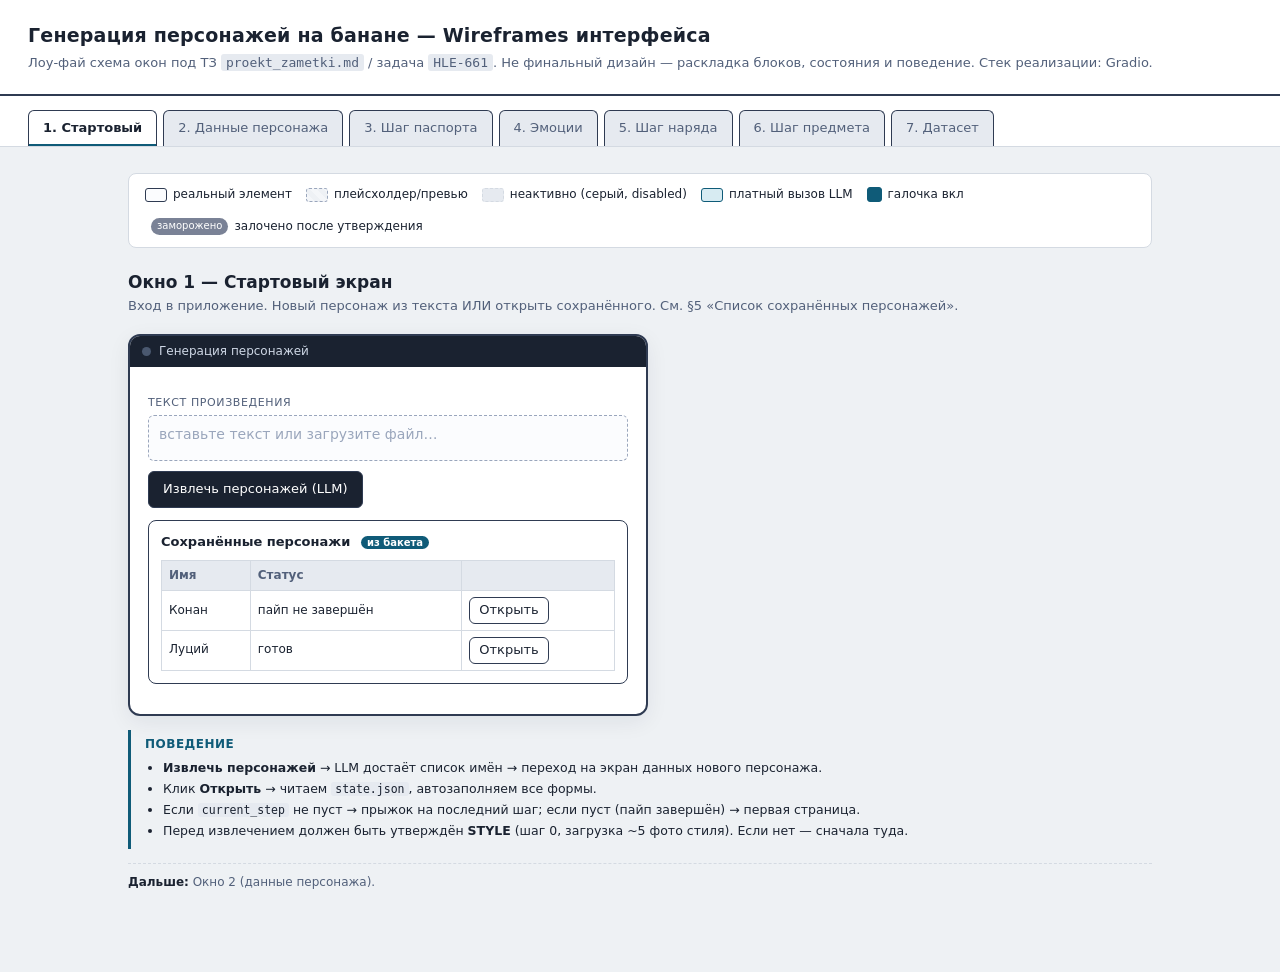
<file: plan/ui_wireframes.html>
<!DOCTYPE html>
<html lang="ru">
<head>
<meta charset="UTF-8">
<meta name="viewport" content="width=device-width, initial-scale=1.0">
<title>Генерация персонажей — Wireframes (HLE-661)</title>
<style>
  :root{
    --ink:#1a2230; --ink-soft:#52607a; --line:#2f3b52;
    --paper:#eef1f4; --card:#ffffff; --grey:#d4dae2; --grey-fill:#e6eaf0;
    --accent:#0f5b78; --accent-soft:#d7ebf2; --warn:#9a5a00; --warn-soft:#fff1d6;
    --lock:#7a8296; --dash:#9aa6bc; --ok:#1f7a4d; --ok-soft:#d8f0e2;
  }
  *{box-sizing:border-box}
  body{
    margin:0; background:var(--paper); color:var(--ink);
    font-family:"DejaVu Sans",-apple-system,system-ui,sans-serif;
    font-size:14px; line-height:1.45;
  }
  code,.mono{font-family:"DejaVu Sans Mono",ui-monospace,Menlo,Consolas,monospace}
  header{
    padding:22px 28px; border-bottom:2px solid var(--line);
    background:var(--card);
  }
  header h1{margin:0 0 4px; font-size:19px; letter-spacing:.2px}
  header .sub{color:var(--ink-soft); font-size:13px}
  header .sub code{background:var(--grey-fill); padding:1px 5px; border-radius:3px}
  .tabs{
    display:flex; flex-wrap:wrap; gap:6px; padding:14px 28px 0;
    background:var(--card); border-bottom:1px solid var(--grey);
    position:sticky; top:0; z-index:20;
  }
  .tab{
    border:1px solid var(--line); border-bottom:none; background:var(--grey-fill);
    padding:8px 14px; cursor:pointer; font-size:13px; border-radius:6px 6px 0 0;
    color:var(--ink-soft); user-select:none; white-space:nowrap;
  }
  .tab.active{background:var(--card); color:var(--ink); font-weight:600; box-shadow:0 -2px 0 var(--accent) inset}
  .wrap{max-width:1080px; margin:0 auto; padding:26px 28px 80px}
  .screen{display:none}
  .screen.active{display:block; animation:fade .25s ease}
  @keyframes fade{from{opacity:0;transform:translateY(4px)}to{opacity:1;transform:none}}
  .screen > h2{font-size:17px; margin:0 0 2px}
  .screen > .ctx{color:var(--ink-soft); font-size:13px; margin:0 0 18px}
  .screen > .ctx code{background:var(--grey-fill); padding:1px 5px; border-radius:3px}
  /* device frame */
  .device{
    border:2px solid var(--line); border-radius:12px; background:var(--card);
    padding:0; overflow:hidden; box-shadow:0 6px 22px rgba(20,30,50,.07);
    max-width:520px;
  }
  .bar{
    background:var(--ink); color:#cfd8e6; padding:7px 12px; font-size:12px;
    display:flex; gap:8px; align-items:center;
  }
  .bar .dot{width:9px;height:9px;border-radius:50%;background:#4a586f}
  .body{padding:18px}
  .row{display:flex; gap:12px; align-items:flex-start}
  .col{flex:1}
  /* primitives */
  .field{margin:10px 0}
  .lbl{font-size:11px; text-transform:uppercase; letter-spacing:.6px; color:var(--ink-soft); margin-bottom:4px; display:block}
  .input{border:1.5px solid var(--line); border-radius:6px; padding:8px 10px; background:#fbfcfe; color:var(--ink-soft); min-height:18px}
  .input.area{min-height:46px}
  .input.ph{border-style:dashed; color:var(--dash); border-color:var(--dash)}
  .btn{
    display:inline-block; border:1.5px solid var(--line); border-radius:6px;
    padding:8px 14px; background:var(--ink); color:#fff; font-size:13px; cursor:default;
  }
  .btn.sec{background:#fff; color:var(--ink)}
  .btn.ai{background:var(--accent-soft); color:var(--accent); border-color:var(--accent)}
  .btn.warn{background:var(--warn-soft); color:var(--warn); border-color:var(--warn)}
  .btn.ok{background:var(--ok-soft); color:var(--ok); border-color:var(--ok)}
  .btn.disabled{background:var(--grey-fill); color:var(--lock); border-color:var(--grey); border-style:dashed}
  .btnrow{display:flex; gap:8px; flex-wrap:wrap; margin-top:10px}
  .chk{display:flex; gap:8px; align-items:center; margin:4px 0}
  .box{width:15px;height:15px;border:1.5px solid var(--line);border-radius:3px;display:inline-block;flex:none;position:relative}
  .box.on{background:var(--accent);border-color:var(--accent)}
  .box.on::after{content:"✓";color:#fff;font-size:11px;position:absolute;top:-2px;left:2px}
  .panel{border:1.5px solid var(--line); border-radius:8px; padding:12px; margin:12px 0}
  .panel.grey{background:var(--grey-fill); border-style:dashed; border-color:var(--grey); color:var(--lock)}
  .panel .ph-title{font-weight:600; font-size:13px; margin-bottom:8px}
  .lockbadge{font-size:10px; background:var(--lock); color:#fff; padding:1px 6px; border-radius:9px; margin-left:6px; vertical-align:middle}
  .tag{font-size:10px; background:var(--accent); color:#fff; padding:1px 6px; border-radius:9px; margin-left:6px}
  table.t{width:100%; border-collapse:collapse; margin-top:6px; font-size:12px}
  table.t th,table.t td{border:1px solid var(--grey); padding:6px 7px; text-align:left}
  table.t th{background:var(--grey-fill); font-weight:600; color:var(--ink-soft)}
  .preview{
    border:1.5px dashed var(--dash); border-radius:6px; background:repeating-linear-gradient(45deg,#f4f6f9,#f4f6f9 7px,#eef1f5 7px,#eef1f5 14px);
    height:96px; display:flex; align-items:center; justify-content:center;
    color:var(--dash); font-size:11px; text-align:center; padding:4px;
  }
  .preview.sm{height:72px}
  .pvrow{display:flex; gap:8px}
  .pvrow .col{display:flex; flex-direction:column; gap:5px}
  .cap{font-size:11px; text-align:center; color:var(--ink-soft)}
  .hint{font-size:11px; color:var(--ink-soft); margin-top:5px; line-height:1.4; border-left:2px solid var(--accent-soft); padding-left:8px}
  .hint .yes{color:var(--ok); font-weight:600}
  .hint .no{color:var(--warn); font-weight:600}
  /* annotation callouts */
  .notes{margin-top:14px; border-left:3px solid var(--accent); padding:6px 0 6px 14px}
  .notes h4{margin:0 0 6px; font-size:12px; text-transform:uppercase; letter-spacing:.5px; color:var(--accent)}
  .notes ul{margin:0; padding-left:18px}
  .notes li{margin:3px 0; font-size:12.5px; color:var(--ink)}
  .notes li code{background:var(--grey-fill); padding:0 4px; border-radius:3px; font-size:11.5px}
  .legend{display:flex; flex-wrap:wrap; gap:14px; padding:12px 16px; background:var(--card); border:1px solid var(--grey); border-radius:8px; margin-bottom:22px; font-size:12px}
  .legend span{display:flex; gap:6px; align-items:center}
  .sw{width:22px;height:14px;border-radius:3px;border:1.5px solid var(--line);flex:none}
  .sw.real{background:#fbfcfe}
  .sw.ph{border-style:dashed;border-color:var(--dash);background:repeating-linear-gradient(45deg,#f4f6f9,#f4f6f9 5px,#eef1f5 5px,#eef1f5 10px)}
  .sw.grey{background:var(--grey-fill);border-style:dashed;border-color:var(--grey)}
  .sw.ai{background:var(--accent-soft);border-color:var(--accent)}
  .flowhint{font-size:12px;color:var(--ink-soft);margin:14px 0 0;padding-top:10px;border-top:1px dashed var(--grey)}
  .flowhint b{color:var(--ink)}
</style>
</head>
<body>
<header>
  <h1>Генерация персонажей на банане — Wireframes интерфейса</h1>
  <div class="sub">Лоу-фай схема окон под ТЗ <code>proekt_zametki.md</code> / задача <code>HLE-661</code>. Не финальный дизайн — раскладка блоков, состояния и поведение. Стек реализации: Gradio.</div>
</header>

<div class="tabs" id="tabs"></div>

<div class="wrap">
  <div class="legend">
    <span><i class="sw real"></i> реальный элемент</span>
    <span><i class="sw ph"></i> плейсхолдер/превью</span>
    <span><i class="sw grey"></i> неактивно (серый, disabled)</span>
    <span><i class="sw ai"></i> платный вызов LLM</span>
    <span><i class="box on" style="position:static"></i> галочка вкл</span>
    <span><span class="lockbadge">заморожено</span> залочено после утверждения</span>
  </div>

  <!-- ============ 1. START ============ -->
  <section class="screen" data-name="1. Стартовый">
    <h2>Окно 1 — Стартовый экран</h2>
    <p class="ctx">Вход в приложение. Новый персонаж из текста ИЛИ открыть сохранённого. См. §5 «Список сохранённых персонажей».</p>
    <div class="device">
      <div class="bar"><span class="dot"></span> Генерация персонажей</div>
      <div class="body">
        <div class="field">
          <span class="lbl">Текст произведения</span>
          <div class="input area ph">вставьте текст или загрузите файл…</div>
        </div>
        <div class="btnrow">
          <span class="btn">Извлечь персонажей (LLM)</span>
        </div>
        <div class="panel">
          <div class="ph-title">Сохранённые персонажи <span class="tag">из бакета</span></div>
          <table class="t">
            <tr><th>Имя</th><th>Статус</th><th></th></tr>
            <tr><td>Конан</td><td>пайп не завершён</td><td><span class="btn sec" style="padding:3px 9px">Открыть</span></td></tr>
            <tr><td>Луций</td><td>готов</td><td><span class="btn sec" style="padding:3px 9px">Открыть</span></td></tr>
          </table>
        </div>
      </div>
    </div>
    <div class="notes">
      <h4>Поведение</h4>
      <ul>
        <li><b>Извлечь персонажей</b> → LLM достаёт список имён → переход на экран данных нового персонажа.</li>
        <li>Клик <b>Открыть</b> → читаем <code>state.json</code>, автозаполняем все формы.</li>
        <li>Если <code>current_step</code> не пуст → прыжок на последний шаг; если пуст (пайп завершён) → первая страница.</li>
        <li>Перед извлечением должен быть утверждён <b>STYLE</b> (шаг 0, загрузка ~5 фото стиля). Если нет — сначала туда.</li>
      </ul>
    </div>
    <p class="flowhint"><b>Дальше:</b> Окно 2 (данные персонажа).</p>
  </section>

  <!-- ============ 2. CHARACTER DATA ============ -->
  <section class="screen" data-name="2. Данные персонажа">
    <h2>Окно 2 — Экран данных персонажа</h2>
    <p class="ctx">Таблица данных + блок «Эмоции» + «Базовая эмоция» + «Дополнительные наряды». Всё опциональное под галочками. См. §5.</p>
    <div class="device">
      <div class="bar"><span class="dot"></span> Персонаж: Конан · данные</div>
      <div class="body">
        <div class="field">
          <span class="lbl">Таблица персонажа</span>
          <table class="t">
            <tr><th>Поле</th><th>Значение</th></tr>
            <tr><td>Пол / возраст</td><td>муж / ~30</td></tr>
            <tr><td>Телосложение</td><td>атлетическое, мощное</td></tr>
            <tr><td>Волосы / глаза</td><td>чёрные до плеч / синие</td></tr>
            <tr><td>Приметы</td><td>шрам на левой щеке</td></tr>
          </table>
        </div>

        <div class="panel grey">
          <div class="ph-title" style="color:var(--ink)">Базовый наряд <span class="tag">часть данных · read-only</span></div>
          <div class="field" style="margin:4px 0">
            <span class="lbl">вводится на шаге паспорта, морозится после фас-рост</span>
            <div class="input" style="color:var(--lock)">dark fur-trimmed leather tunic <span class="lockbadge">read-only</span></div>
            <div class="hint">содержит только одежду/крой базового наряда. Эмоция, поза, фон, анатомия — в своих слоях.</div>
          </div>
        </div>

        <div class="panel">
          <div class="chk"><i class="box on"></i> <b>Эмоции</b> <span class="tag">опц.</span></div>
          <table class="t">
            <tr><th>Эмоция</th><th>Референс</th></tr>
            <tr><td>neutral</td><td><span class="mono" style="color:var(--ok)">refs/emo_neutral.png</span></td></tr>
            <tr><td>angry, furious</td><td><span class="mono" style="color:var(--dash)">—</span></td></tr>
            <tr><td>smiling warmly</td><td><span class="mono" style="color:var(--dash)">—</span></td></tr>
          </table>
          <div class="chk" style="margin-top:10px"><i class="box on"></i> Базовая эмоция персонажа</div>
          <div class="field" style="margin:4px 0 0">
            <div class="row">
              <div class="input col" style="color:var(--ink)">grim, brooding</div>
              <span class="btn sec" style="padding:8px 11px">…</span>
            </div>
          </div>
        </div>

        <div class="panel">
          <div class="chk"><i class="box on"></i> <b>Дополнительные наряды</b> <span class="tag">опц. · сверх базового</span></div>
          <table class="t">
            <tr><th>Промт наряда</th><th>Референсы</th><th>Сложный</th><th></th></tr>
            <tr><td>парадный доспех</td><td class="mono" style="font-size:10px">front, back, profile</td><td><i class="box on" style="position:static"></i></td><td><span class="btn sec" style="padding:2px 8px">✎</span></td></tr>
            <tr><td colspan="4" style="text-align:center;color:var(--accent)">+ добавить наряд</td></tr>
          </table>
        </div>

        <div class="panel">
          <div class="chk"><i class="box on"></i> <b>Предметы</b> <span class="tag">реквизит / магия · опц.</span></div>
          <table class="t">
            <tr><th>Предмет / эффект</th><th>Кадры (1–3)</th><th></th></tr>
            <tr><td>Меч «Атлантида»</td><td class="mono" style="font-size:10px">prop1_a, prop1_b</td><td><span class="btn sec" style="padding:2px 8px">✎</span></td></tr>
            <tr><td>Огненный каст (эффект)</td><td class="mono" style="font-size:10px">prop2_a</td><td><span class="btn sec" style="padding:2px 8px">✎</span></td></tr>
            <tr><td colspan="3" style="text-align:center;color:var(--accent)">+ добавить предмет</td></tr>
          </table>
        </div>

        <div class="btnrow"><span class="btn">Далее → паспорт</span></div>
      </div>
    </div>
    <div class="notes">
      <h4>Поведение</h4>
      <ul>
        <li>Галочка выкл → весь блок <b>серый и неактивный</b> (disabled). Вкл → активен.</li>
        <li>Колонка «Референс» в эмоциях и колонка «Референсы» в нарядах заполняются по мере генерации.</li>
        <li><b>Базовая эмоция</b>: поле + кнопка «…» (пресеты). Подставляется вместо neutral везде, кроме паспорта.</li>
        <li>Наряд <code>base</code> — нулевая запись, не редактируется здесь (задаётся на паспорте, морозится с BODY).</li>
        <li>Порядок фаз: <b>паспорт → [эмоции] → [наряды] → [предметы] → датасет</b>.</li>
      </ul>
    </div>
    <p class="flowhint"><b>Дальше:</b> Окно 3 (шаг паспорта).</p>
  </section>

  <!-- ============ 3. PASSPORT STEP ============ -->
  <section class="screen" data-name="3. Шаг паспорта">
    <h2>Окно 3 — Шаг паспорта (единая форма шага)</h2>
    <p class="ctx">5 кадров пошагово: фас-портрет → фас-рост → профиль → спина → 3/4. Своё предупреждение/критерий на каждом. 3 ИИ-кнопки. См. §5 «Паспортные кадры».</p>
    <div class="device">
      <div class="bar"><span class="dot"></span> ШАГ 1 / 5 · Фас-портрет</div>
      <div class="body">
        <div class="panel" style="border-color:var(--warn);background:var(--warn-soft)">
          <b>Это базовый кадр идентичности.</b> Критерий: чёткий фас, лицо прямо в камеру, head&amp;shoulders, нейтраль, серый фон, без рамок/надписей.
        </div>
        <div class="field">
          <span class="lbl">[FACE] — только анатомия</span>
          <div class="input area" style="color:var(--ink)">oval face, high cheekbones, straight nose, blue eyes, black shoulder-length hair, scar on left cheek</div>
          <div class="hint"><span class="yes">писать:</span> форма лица, нос, губы, глаза, волосы, кожа, шрамы/тату. <span class="no">не писать:</span> выражение лица/эмоцию (→ EXPRESSION), позу/фон (→ COMPOSITION), одежду (→ OUTFIT).</div>
        </div>
        <div class="field">
          <span class="lbl">[OUTFIT] — базовый наряд (ВВОД здесь, плечи в кадре; докрутка на фас-рост)</span>
          <div class="input" style="color:var(--ink)">dark fur-trimmed leather tunic</div>
          <div class="hint"><span class="yes">писать:</span> одежду, материал, крой, цвет наряда. <span class="no">не писать:</span> телосложение (→ BODY), лицо (→ FACE), позу/фон (→ COMPOSITION), эмоцию (→ EXPRESSION).</div>
        </div>
        <div class="pvrow"><div class="col"><div class="preview">превью кадра</div></div></div>
        <div class="btnrow">
          <span class="btn ai">Проверить с ИИ</span>
          <span class="btn ai">Правка с ИИ</span>
          <span class="btn">Сгенерировать</span>
        </div>
        <div class="btnrow">
          <span class="btn sec">← Назад</span>
          <span class="btn ok">Утвердить</span>
          <span class="btn sec disabled">Вперёд →</span>
        </div>
      </div>
    </div>
    <div class="notes">
      <h4>Поведение</h4>
      <ul>
        <li>Шаг 1 крутит <b>[FACE]</b> → утвердил → <code>FACE</code> заморожен, кадр = реф лица.</li>
        <li>Шаг 2 (фас-рост) крутит <b>[BODY]</b>, лицо держит реф → утвердил → <code>BODY</code> заморожен, и базовый наряд (введённый на экране данных) тоже морозится здесь.</li>
        <li>Шаги 3–5 (профиль/спина/3/4): поле OUTFIT <b>read-only серым</b>, EXPRESSION принудительно neutral.</li>
        <li><b>Проверить с ИИ</b> — 1 слой/кадр; <b>Правка с ИИ</b> — весь персонаж, ставит <code>need_regen</code>.</li>
        <li>Вход в шаг: если раньше есть шаг с <code>need_regen</code> — прыжок туда. «Вперёд» активна только если есть данные след. шага.</li>
        <li>Гейт: все 5 утверждены → следующая фаза.</li>
      </ul>
    </div>
    <p class="flowhint"><b>Дальше:</b> Окно 4 (эмоции, если вкл) → Окно 5 (наряды, если вкл) → Окно 6 (датасет).</p>
  </section>

  <!-- ============ 4. EMOTIONS ============ -->
  <section class="screen" data-name="4. Эмоции">
    <h2>Окно 4 — Экран генерации эмоций</h2>
    <p class="ctx">Фаза после паспорта (если блок включён). Портретный кадр на эмоцию. Рефы опциональны. См. §5 «Экран генерации эмоций».</p>
    <div class="device">
      <div class="bar"><span class="dot"></span> Конан · эмоции</div>
      <div class="body">
        <span class="lbl">Базовые эмоции — генерация по одной</span>
        <div class="pvrow">
          <div class="col"><div class="cap">neutral</div><div class="preview sm">превью</div><span class="btn sec" style="padding:4px 0;text-align:center">Сгенерировать</span></div>
          <div class="col"><div class="cap">angry, furious</div><div class="preview sm">превью</div><span class="btn sec" style="padding:4px 0;text-align:center">Сгенерировать</span></div>
          <div class="col"><div class="cap">smiling warmly</div><div class="preview sm">превью</div><span class="btn sec" style="padding:4px 0;text-align:center">Сгенерировать</span></div>
        </div>
        <div class="panel" style="margin-top:14px">
          <div class="chk"><i class="box on"></i> <b>Базовая эмоция</b> (синк с данными персонажа)</div>
          <div class="field" style="margin:6px 0 0">
            <span class="lbl">промт эмоции — короткое выражение</span>
            <div class="row">
              <div class="col">
                <div class="input" style="color:var(--ink)">grim, brooding</div>
              </div>
              <div style="width:120px"><div class="preview sm" style="height:58px">превью</div></div>
            </div>
            <div class="hint"><span class="yes">писать:</span> короткое выражение по-английски (grim, smiling, furious). <span class="no">не писать:</span> описание мимики прозой, позу/одежду/фон.</div>
            <div class="btnrow"><span class="btn sec">Сгенерировать</span> <span class="btn ai">Проверить с ИИ</span></div>
          </div>
        </div>
        <div class="btnrow"><span class="btn ok">Утвердить</span></div>
      </div>
    </div>
    <div class="notes">
      <h4>Поведение</h4>
      <ul>
        <li>Кадр — <b>фас-портрет</b>. Промт: STYLE+FACE+BODY+OUTFIT(базовый)+EXPRESSION(эта эмоция)+портрет. Рефы: <b>лицо+тело+стиль</b>.</li>
        <li>Кнопка под <b>каждым</b> превью — генерит только свою эмоцию (точечная перегенерация).</li>
        <li>Базовая эмоция: EXPRESSION = её значение, реф → <code>base_emotion.ref</code>.</li>
        <li><b>Утвердить</b>: рефы опциональны — если есть пустые, диалог «перейти как есть / догенерить». Переход разрешён.</li>
      </ul>
    </div>
    <p class="flowhint"><b>Дальше:</b> Окно 5 (наряды) или Окно 6 (датасет).</p>
  </section>

  <!-- ============ 5. OUTFIT STEP ============ -->
  <section class="screen" data-name="5. Шаг наряда">
    <h2>Окно 5 — Шаг генерации наряда</h2>
    <p class="ctx">По строке наряда — свой шаг. Простой = 2 сцены, сложный = +профиль и блок деталей. См. §5 «Дополнительные наряды».</p>
    <div class="device">
      <div class="bar"><span class="dot"></span> Конан · наряд «парадный доспех»</div>
      <div class="body">
        <div class="field">
          <span class="lbl">[OUTFIT] — промт наряда</span>
          <div class="input area" style="color:var(--ink)">ornate ceremonial plate armor, engraved pauldrons, crimson cloak</div>
          <div class="hint"><span class="yes">писать:</span> одежду, доспех, материал, крой, цвет. <span class="no">не писать:</span> телосложение (→ BODY), лицо/эмоцию, позу/ракурс/фон (→ COMPOSITION).</div>
          <div class="cap" style="text-align:left;color:var(--warn);margin-top:4px">⚠ важно получить ПОЛНЫЙ РОСТ без обрезок</div>
        </div>
        <div class="chk"><i class="box on"></i> Сложный наряд</div>
        <span class="lbl" style="margin-top:8px">Сцены наряда</span>
        <div class="pvrow">
          <div class="col"><div class="cap">фас рост</div><div class="preview sm">превью</div><div class="chk" style="justify-content:center"><i class="box on" style="position:static"></i> утв.</div></div>
          <div class="col"><div class="cap">сзади рост</div><div class="preview sm">превью</div><div class="chk" style="justify-content:center"><i class="box" style="position:static"></i> утв.</div></div>
          <div class="col"><div class="cap">профиль рост</div><div class="preview sm">превью</div><div class="chk" style="justify-content:center"><i class="box" style="position:static"></i> утв.</div></div>
        </div>
        <div class="btnrow"><span class="btn sec">Сгенерировать сцены</span> <span class="btn ai">Проверить с ИИ</span></div>

        <div class="panel" style="margin-top:14px">
          <div class="ph-title">Деталь костюма <span class="tag">крупный план</span></div>
          <div class="cap" style="text-align:left;margin-bottom:6px">макро на детали; без лица/тела — только стиль + реф наряда + слой OUTFIT</div>
          <div class="row">
            <div class="col"><div class="input" style="color:var(--ink)">close-up of engraved pauldron</div></div>
            <div style="width:110px"><div class="preview sm" style="height:54px">превью</div></div>
          </div>
          <div class="hint"><span class="yes">писать:</span> что за деталь крупным планом (гравировка, пряжка, узор). <span class="no">не писать:</span> лицо/тело персонажа, позу, фон.</div>
          <div class="btnrow"><span class="btn sec">Сгенерировать</span> <span class="btn ai">Проверить с ИИ</span> <span class="btn warn">Удалить</span></div>
          <div class="cap" style="text-align:center;color:var(--accent);margin-top:8px">+ добавить деталь</div>
        </div>

        <div class="btnrow"><span class="btn ok">Согласовать наряд</span></div>
      </div>
    </div>
    <div class="notes">
      <h4>Поведение</h4>
      <ul>
        <li>Первая генерация делает сразу: <b>фас-рост + сзади-рост</b> (+ <b>профиль-рост</b> если «Сложный»).</li>
        <li>Галочка «утв.» — только чтобы перегенерация не трогала утверждённые сцены (не для разблокировки кнопки).</li>
        <li><b>Согласовать наряд</b> заблокирована, пока нет генераций всех обязательных сцен (фас+сзади, +профиль для сложного).</li>
        <li>Деталь опциональна; генерится без идентичности. «Удалить» с генерацией → «Вы уверены?». Можно несколько деталей.</li>
        <li>Висит деталь с промтом без генерации при уходе → диалог «уйти и удалить / остаться».</li>
        <li>Выключил «Сложный» после профиля → реф профиля <b>прячем, не удаляем</b>.</li>
        <li>При согласовании: последние генерации → утверждённые рефы, <b>все промты + флаги</b> в <code>state</code>.</li>
      </ul>
    </div>
    <p class="flowhint"><b>Дальше:</b> следующий наряд или Окно 6 (датасет).</p>
  </section>

  <!-- ============ 6b. PROPS STEP ============ -->
  <section class="screen" data-name="6. Шаг предмета">
    <h2>Окно 6 — Шаг генерации предмета</h2>
    <p class="ctx">Реквизит и магия, привязаны к персонажу. По строке предмета — свой шаг. 1 кадр по умолчанию, до 3. Генерация без персонажа. См. §5 «Предметы (PROPS)».</p>
    <div class="device">
      <div class="bar"><span class="dot"></span> Конан · предмет «Меч Атлантида»</div>
      <div class="body">
        <div class="panel">
          <div class="ph-title">Кадр 1</div>
          <div class="field" style="margin:4px 0">
            <span class="lbl">что это (описание от пользователя)</span>
            <div class="input" style="color:var(--ink)">общий вид меча, клинок целиком</div>
          </div>
          <div class="field" style="margin:4px 0">
            <span class="lbl">промт кадра</span>
            <div class="input area" style="color:var(--ink)">ancient bronze longsword, ornate hilt, runic engravings on blade, product shot, plain neutral background</div>
            <div class="hint"><span class="yes">писать:</span> предмет/эффект, материал, форма, product-shot, чистый фон. <span class="no">не писать:</span> персонажа (лицо/тело/руки), сцену, кто держит.</div>
          </div>
          <div class="row">
            <div class="col"><div class="preview sm">превью предмета</div></div>
          </div>
          <div class="btnrow"><span class="btn sec">Сгенерировать</span> <span class="btn ai">Проверить с ИИ</span> <span class="btn warn">Удалить</span></div>
        </div>
        <div class="panel">
          <div class="ph-title">Кадр 2 <span class="tag">2 / 3</span></div>
          <div class="field" style="margin:4px 0">
            <span class="lbl">что это</span>
            <div class="input" style="color:var(--ink)">крупный план рукояти и руны</div>
          </div>
          <div class="field" style="margin:4px 0">
            <span class="lbl">промт кадра</span>
            <div class="input ph">close-up of hilt…</div>
            <div class="hint"><span class="yes">писать:</span> предмет/эффект, ракурс детали, product-shot, чистый фон. <span class="no">не писать:</span> персонажа, сцену.</div>
          </div>
          <div class="row"><div class="col"><div class="preview sm">не сгенерён</div></div></div>
          <div class="btnrow"><span class="btn sec">Сгенерировать</span> <span class="btn ai">Проверить с ИИ</span> <span class="btn warn">Удалить</span></div>
        </div>
        <div class="cap" style="text-align:center;color:var(--accent)">+ добавить кадр (доступно, пока кадров &lt; 3)</div>
        <div class="btnrow" style="margin-top:12px"><span class="btn">Далее →</span></div>
      </div>
    </div>
    <div class="notes">
      <h4>Поведение</h4>
      <ul>
        <li>Произвольное число предметов на персонажа; <b>1–3 кадра</b> на предмет.</li>
        <li>Генерация <b>без персонажа</b>: промт = STYLE-слой + промт кадра, реф <b>только стиль</b>. Без FACE/BODY/OUTFIT/EXPRESSION.</li>
        <li>Каждый кадр: своё поле <b>«что это»</b> + промт + превью. Промты сохраняются даже без генерации.</li>
        <li><b>Магия/эффекты</b> — здесь же (промт описывает эффект, не объект).</li>
        <li>Кнопка «добавить кадр» гаснет на 3-м кадре.</li>
      </ul>
    </div>
    <p class="flowhint"><b>Дальше:</b> следующий предмет или Окно 7 (датасет).</p>
  </section>

  <!-- ============ 7. DATASET ============ -->
  <section class="screen" data-name="7. Датасет">
    <h2>Окно 7 — Фаза датасета (массив композиций)</h2>
    <p class="ctx">Финальная фаза: проход по сохранённому массиву композиций, авто-генерация + отбор. См. §4 (флоу) и §5.</p>
    <div class="device">
      <div class="bar"><span class="dot"></span> Конан · датасет · композиция 4/12</div>
      <div class="body">
        <div class="preview" style="height:150px">превью кадра композиции</div>
        <div class="field" style="margin-top:12px">
          <span class="lbl">[COMPOSITION] — поза + ракурс + кадр + фон</span>
          <div class="input area" style="color:var(--ink)">walking pose, three-quarter angle, full body, tavern interior background</div>
          <div class="hint"><span class="yes">писать:</span> позу, ракурс, план кадра, фон/локацию. <span class="no">не писать:</span> лицо/телосложение (держат рефы), одежду (→ активный OUTFIT), эмоцию (→ EXPRESSION).</div>
          <div class="cap" style="text-align:left;color:var(--ink-soft);margin-top:4px">активный OUTFIT: парадный доспех · EXPRESSION: grim, brooding (базовая)</div>
        </div>
        <div class="btnrow">
          <span class="btn ai">проверка llm</span>
          <span class="btn sec">Перегенерить</span>
        </div>
        <div class="btnrow">
          <span class="btn ok">Утвердить → approved/</span>
        </div>
      </div>
    </div>
    <div class="notes">
      <h4>Поведение</h4>
      <ul>
        <li>Авто-генерация по текущей композиции массива + активный OUTFIT + базовая эмоция.</li>
        <li><b>проверка llm</b> сверяет картинку против промта (формат <code>{обоснование}[промт]</code>).</li>
        <li>Утвердил → <code>approved/</code> (имя по композиции). Кнопки «Отклонить» нет.</li>
        <li>При <b>перегенерации</b> предыдущая генерация НЕ теряется — уходит в <code>rejected/</code> (+ № попытки). Отклонённые НИКОГДА не удаляются (вдруг пригодятся для датасета).</li>
        <li>Рандомный фон: хардкод-массив + <code>random.choice()</code> + поле override.</li>
        <li>Массив закончился → завершение: <code>current_step → null</code>, финальный архив.</li>
      </ul>
    </div>
    <p class="flowhint"><b>Готово:</b> архив с семплами (approved/ + rejected/).</p>
  </section>

</div>

<script>
  const screens=[...document.querySelectorAll('.screen')];
  const tabs=document.getElementById('tabs');
  screens.forEach((s,i)=>{
    const b=document.createElement('div');
    b.className='tab'+(i===0?' active':'');
    b.textContent=s.dataset.name;
    b.onclick=()=>{
      document.querySelectorAll('.tab').forEach(t=>t.classList.remove('active'));
      screens.forEach(x=>x.classList.remove('active'));
      b.classList.add('active'); s.classList.add('active');
      window.scrollTo({top:0,behavior:'smooth'});
    };
    tabs.appendChild(b);
  });
  screens[0].classList.add('active');
</script>
</body>
</html>
</file>
